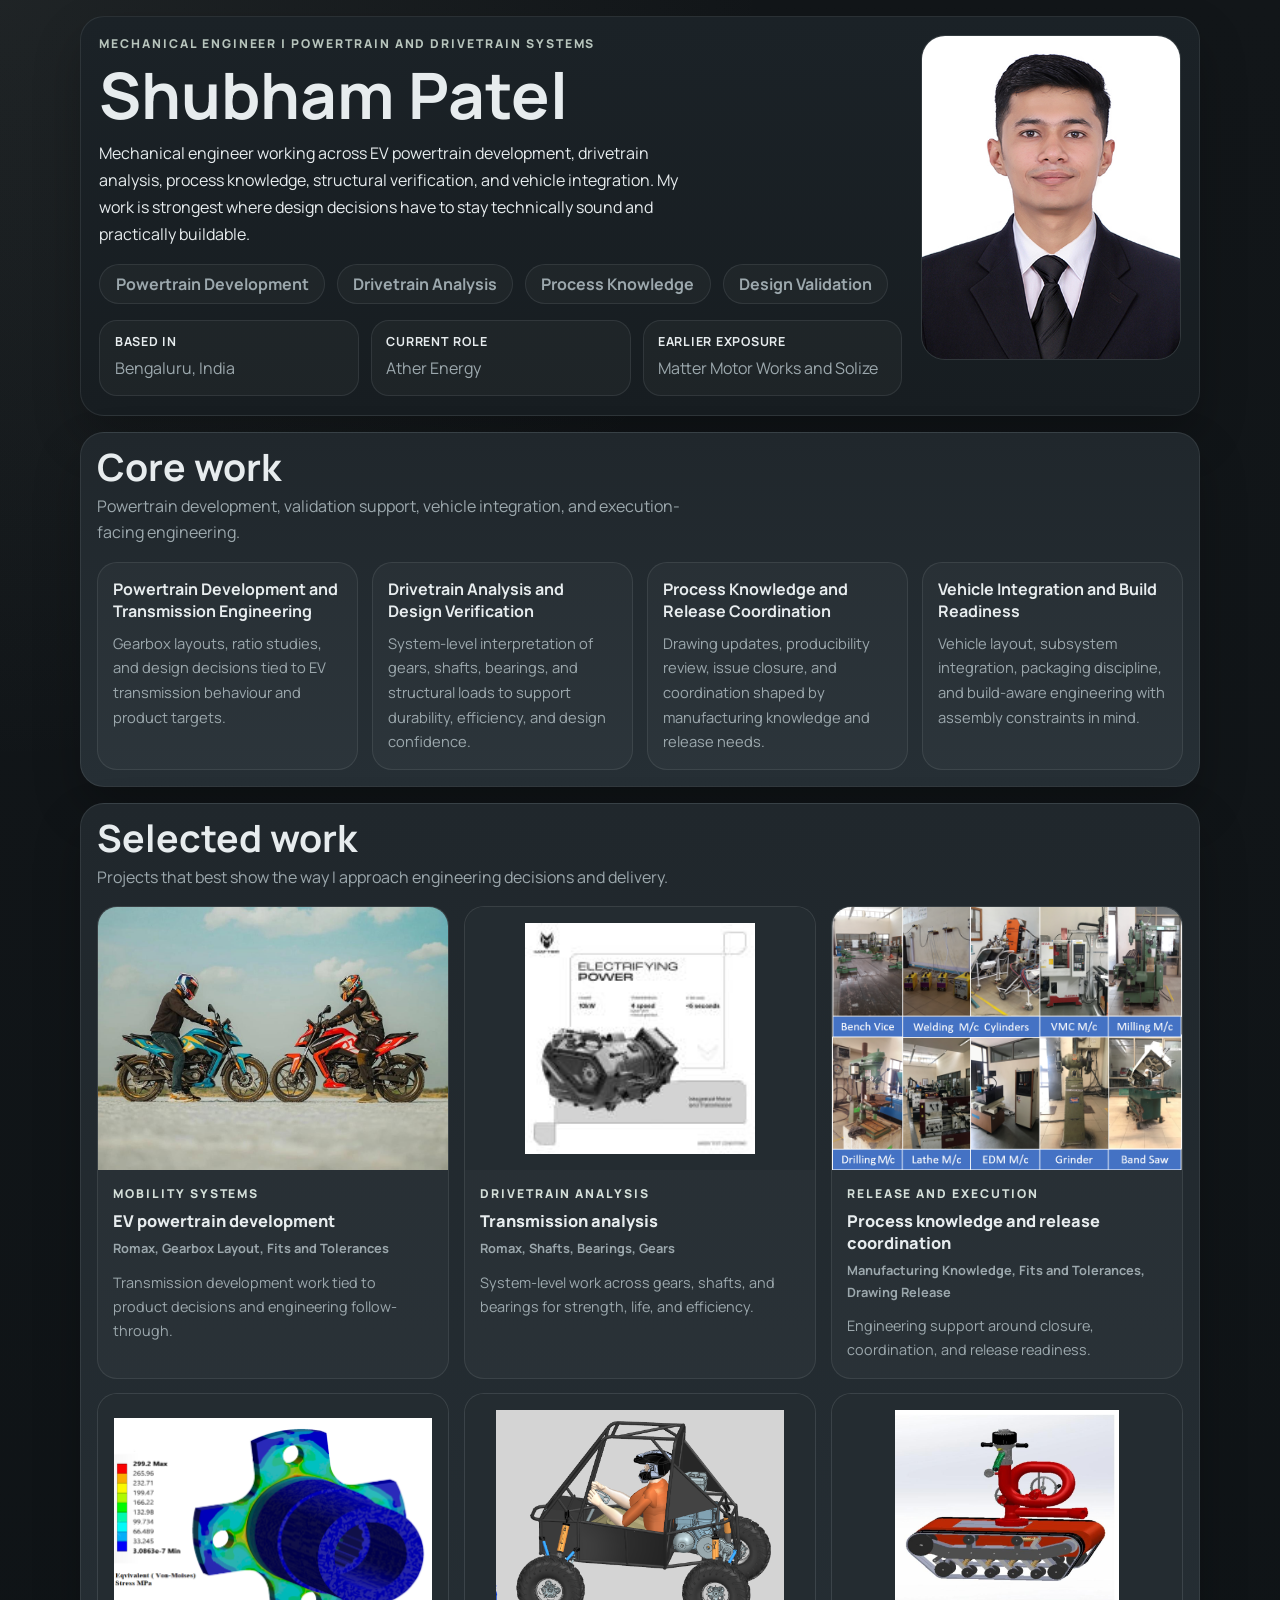
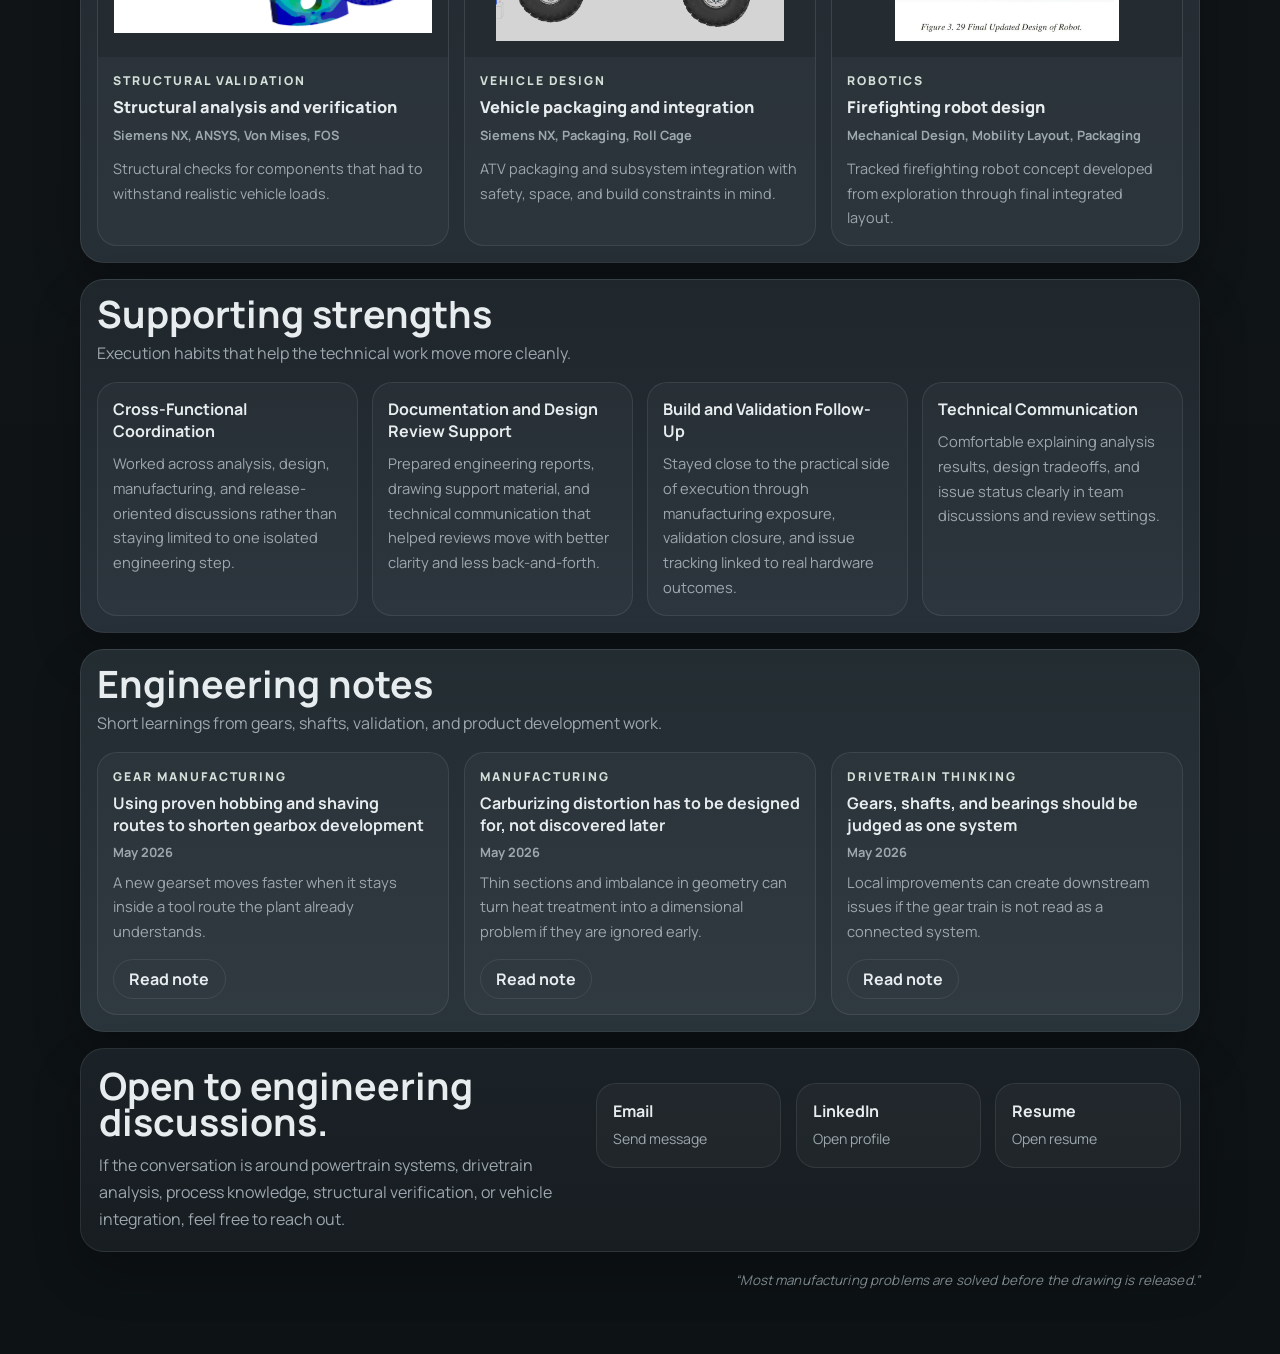
<file: index.html>
﻿<!DOCTYPE html>
<html lang="en">
<head>
  <meta charset="UTF-8">
  <meta name="viewport" content="width=device-width, initial-scale=1.0">
  <title>Shubham Patel | Engineering Portfolio</title>
  <meta name="description" content="Mechanical engineering portfolio of Shubham Patel focused on EV powertrain development, drivetrain analysis, process knowledge, structural verification, vehicle integration, and build support.">
  <link rel="preconnect" href="https://fonts.googleapis.com">
  <link rel="preconnect" href="https://fonts.gstatic.com" crossorigin>
  <link href="https://fonts.googleapis.com/css2?family=Manrope:wght@400;500;700;800&display=swap" rel="stylesheet">
  <link rel="stylesheet" href="styles.css?v=20260518c">
</head>
<body>
  <div class="page-shell">
    <main id="top">
      <section class="hero-shell">
        <div class="hero-copy">
          <p class="eyebrow" id="hero-role">Mechanical Engineer</p>
          <h1 id="hero-name">Shubham Patel</h1>
          <p class="hero-summary" id="hero-summary"></p>
          <div class="hero-tags" id="hero-tags"></div>
          <div class="hero-facts hero-facts-inline" id="hero-facts"></div>
        </div>
        <aside class="hero-side">
          <div class="hero-photo">
            <img id="hero-portrait" alt="Portrait of Shubham Patel">
          </div>
        </aside>
      </section>

      <section class="section-shell" id="capabilities">
        <div class="section-heading compact-heading">
          <h2>Core work</h2>
          <p>Powertrain development, validation support, vehicle integration, and execution-facing engineering.</p>
        </div>
        <div class="strength-grid" id="strength-grid"></div>
      </section>

      <section class="section-shell" id="projects">
        <div class="section-heading compact-heading">
          <h2>Selected work</h2>
          <p>Projects that best show the way I approach engineering decisions and delivery.</p>
        </div>
        <div class="project-grid" id="project-grid"></div>
      </section>

      <section class="section-shell muted-shell" id="additional">
        <div class="section-heading compact-heading">
          <h2>Supporting strengths</h2>
          <p>Execution habits that help the technical work move more cleanly.</p>
        </div>
        <div class="support-grid" id="support-grid"></div>
      </section>

      <section class="section-shell stories-shell" id="stories">
        <div class="section-heading compact-heading">
          <h2>Engineering notes</h2>
          <p>Short learnings from gears, shafts, validation, and product development work.</p>
        </div>
        <div class="story-grid" id="story-grid"></div>
      </section>

      <section class="contact-shell" id="contact">
        <div class="contact-copy">
          <h2>Open to engineering discussions.</h2>
          <p id="contact-note"></p>
        </div>
        <div class="contact-list" id="contact-list"></div>
      </section>

      <p class="quiet-admin">
        <a class="quiet-admin-link" href="./admin/index.html" aria-label="Admin login">“Most manufacturing problems are solved before the drawing is released.”</a>
      </p>
    </main>
  </div>

  <div class="modal" id="detail-modal" hidden>
    <div class="modal-backdrop" data-close="true"></div>
    <div class="modal-panel" role="dialog" aria-modal="true" aria-labelledby="modal-title">
      <button class="modal-close" type="button" id="modal-close" aria-label="Close">Close</button>
      <div class="modal-layout">
        <div class="modal-image-wrap" id="modal-image-wrap">
          <img id="modal-image" alt="Project visual">
        </div>
        <div class="modal-copy">
          <p class="modal-kicker" id="modal-kicker"></p>
          <h3 id="modal-title"></h3>
          <p class="modal-tools" id="modal-tools"></p>
          <p class="modal-summary" id="modal-summary"></p>
          <ul class="modal-points" id="modal-points"></ul>
          <div class="modal-links" id="modal-links"></div>
        </div>
      </div>
    </div>
  </div>

  <div class="modal" id="story-modal" hidden>
    <div class="modal-backdrop" data-story-close="true"></div>
    <div class="modal-panel story-modal-panel" role="dialog" aria-modal="true" aria-labelledby="story-modal-title">
      <button class="modal-close" type="button" id="story-modal-close" aria-label="Close">Close</button>
      <div class="story-modal-copy">
        <p class="modal-kicker" id="story-modal-kicker"></p>
        <h3 id="story-modal-title"></h3>
        <p class="story-modal-meta" id="story-modal-meta"></p>
        <p class="modal-summary" id="story-modal-summary"></p>
        <ul class="modal-points" id="story-modal-takeaways"></ul>
        <div class="story-modal-content" id="story-modal-content"></div>
      </div>
    </div>
  </div>

  <script src="script.js?v=20260518c"></script>
</body>
</html>
</file>
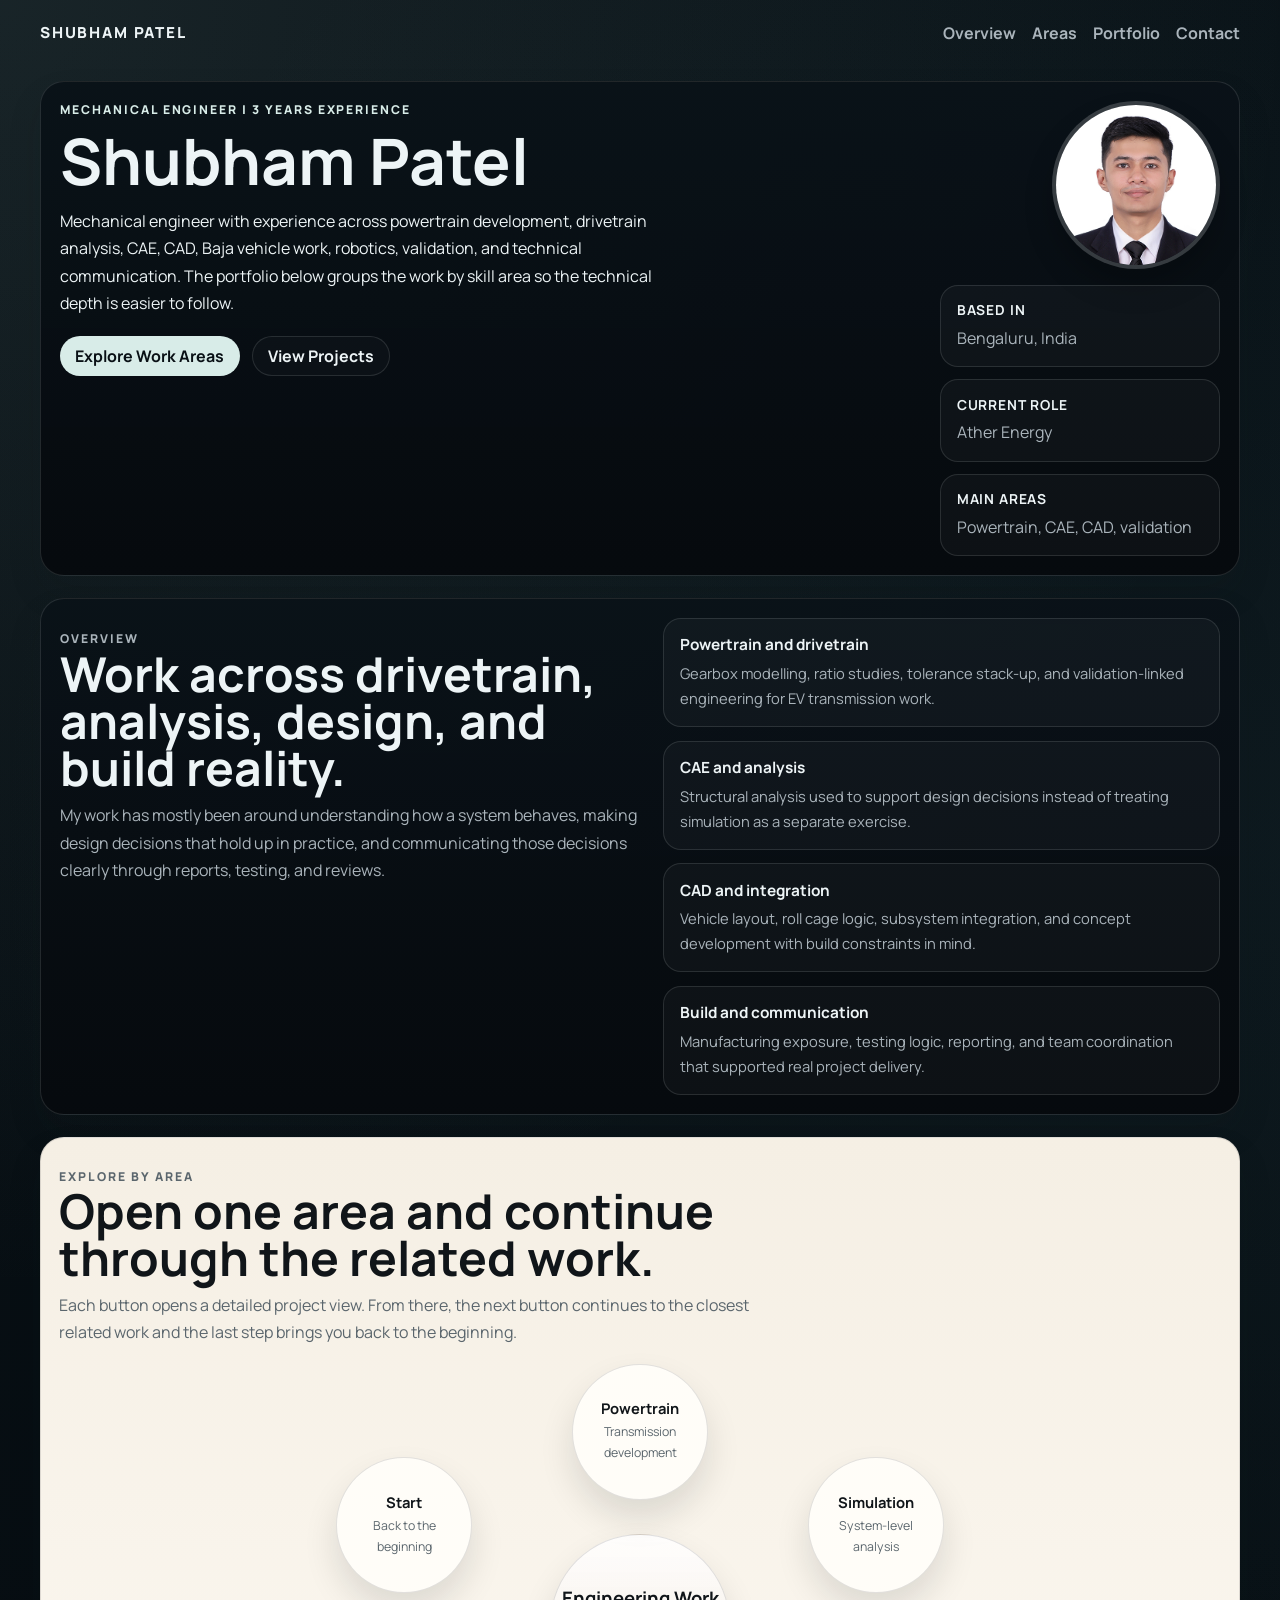
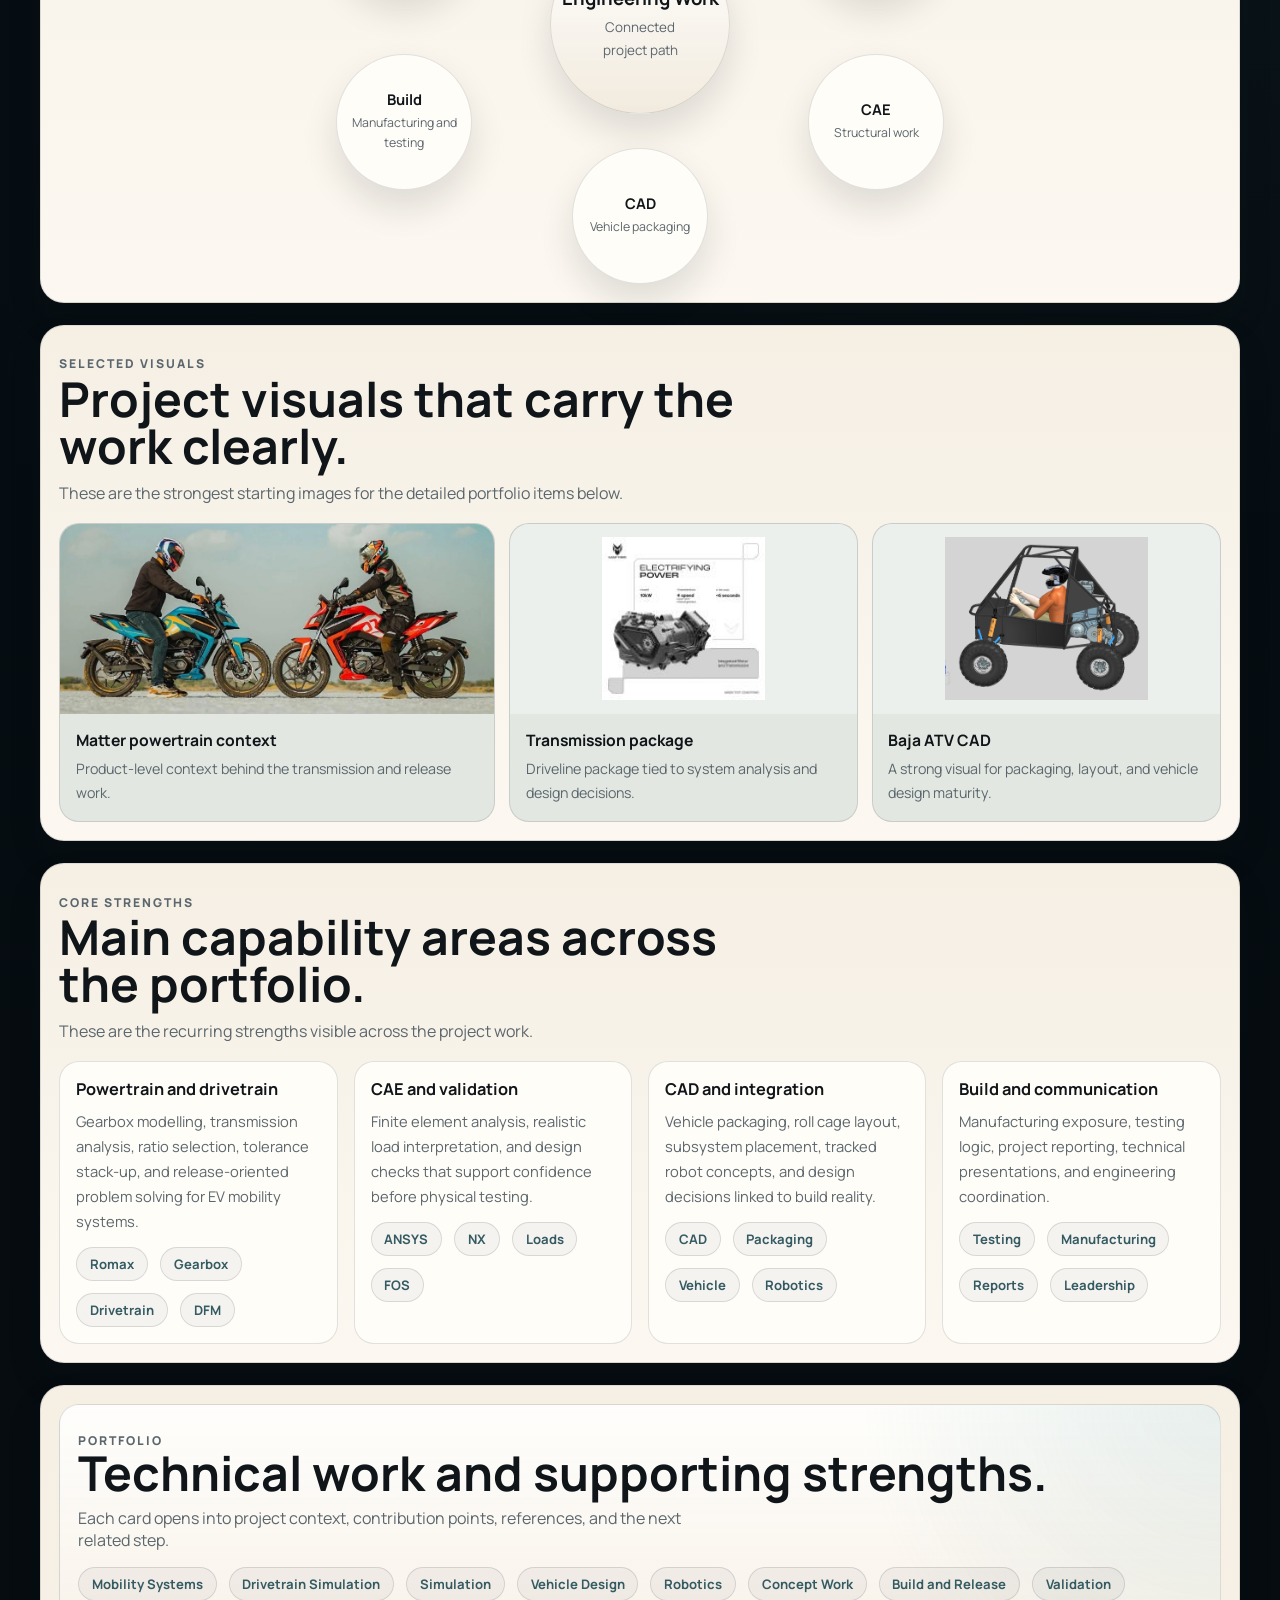
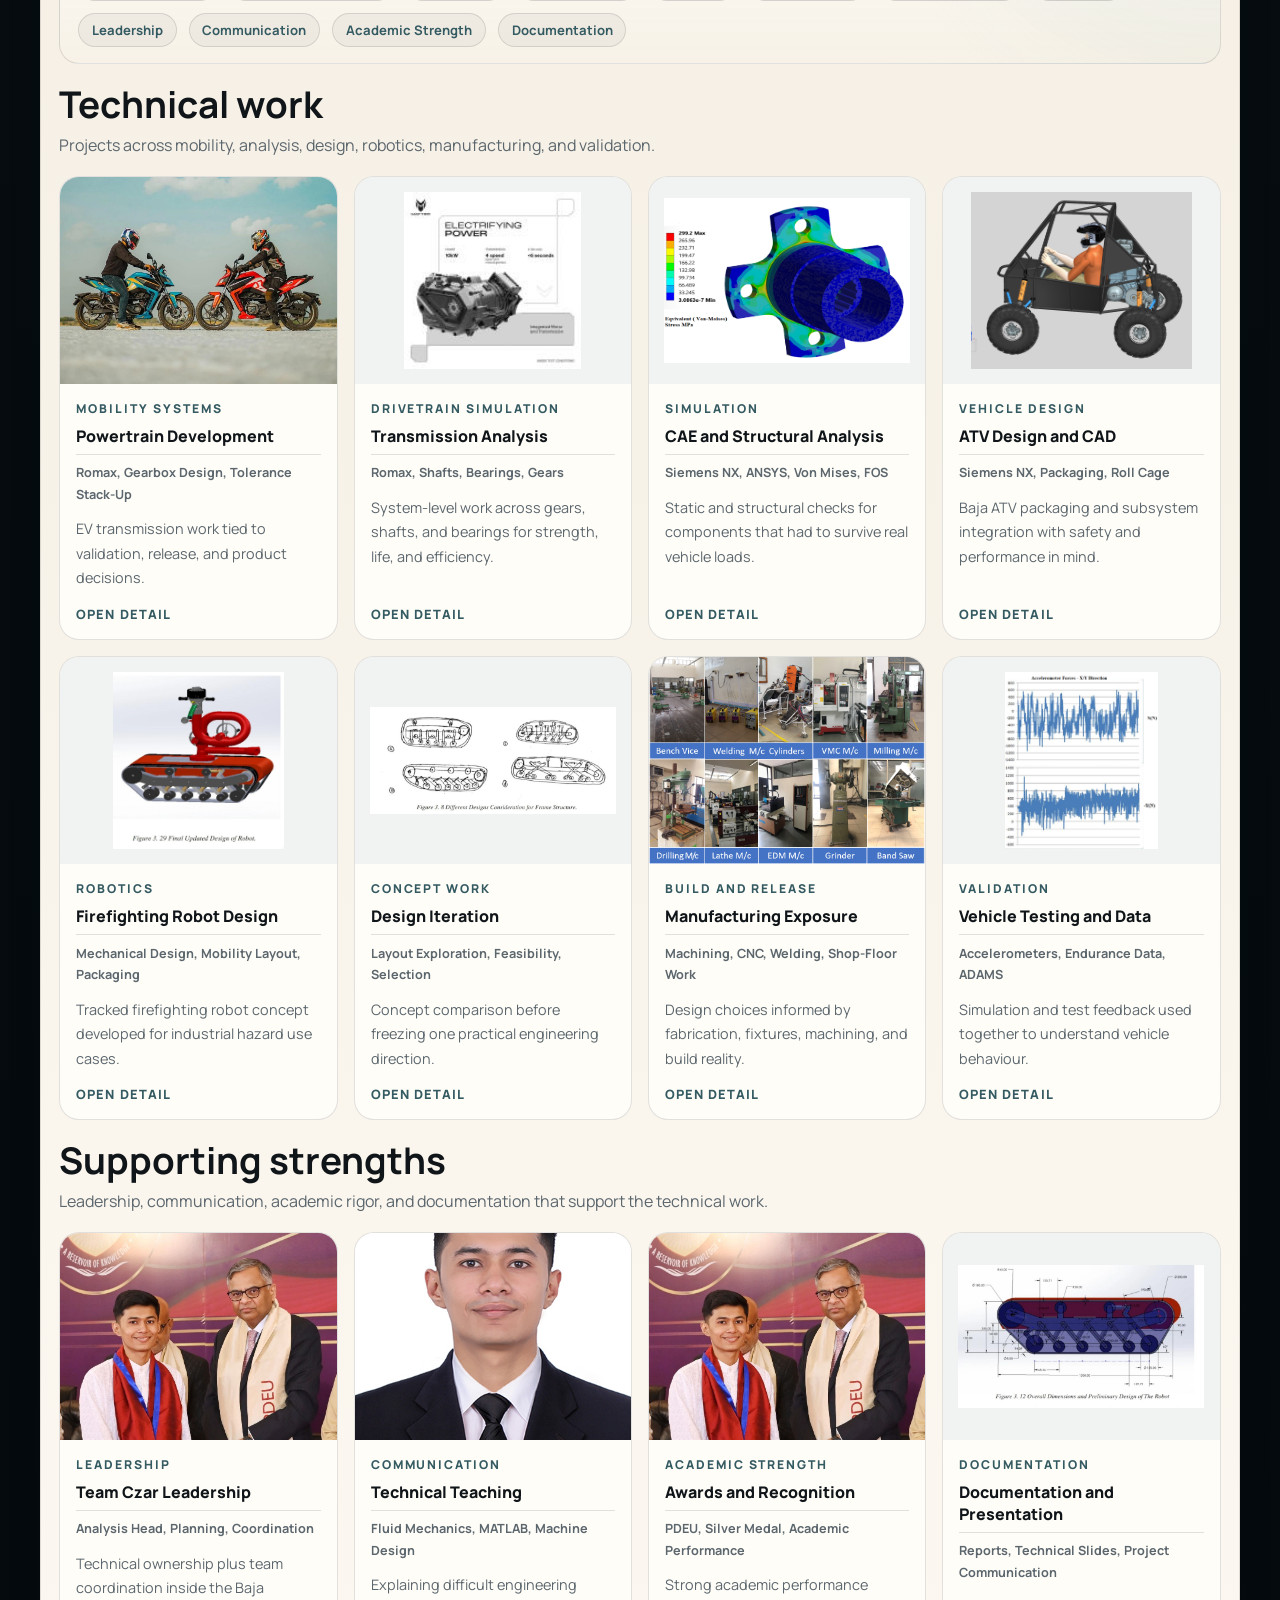
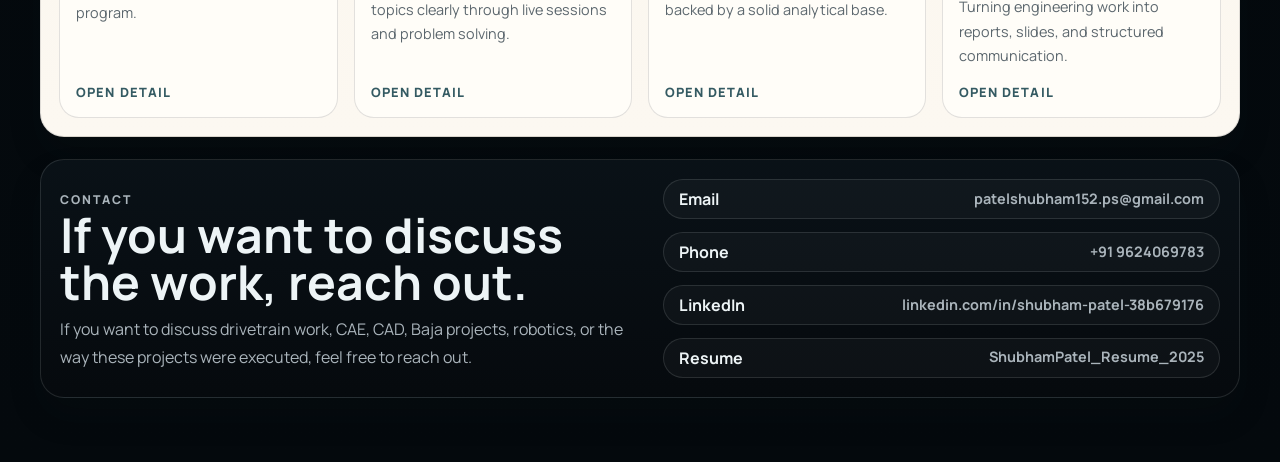
<file: oldand long/index.html>
﻿<!DOCTYPE html>
<html lang="en">
<head>
  <meta charset="UTF-8">
  <meta name="viewport" content="width=device-width, initial-scale=1.0">
  <title>Shubham Patel | Engineering Portfolio</title>
  <meta name="description" content="Engineering portfolio of Shubham Patel covering powertrain development, CAE, CAD, Baja SAE work, robotics, validation, and technical communication.">
  <link rel="preconnect" href="https://fonts.googleapis.com">
  <link rel="preconnect" href="https://fonts.gstatic.com" crossorigin>
  <link href="https://fonts.googleapis.com/css2?family=Manrope:wght@400;500;700;800&display=swap" rel="stylesheet">
  <link rel="stylesheet" href="styles.css">
</head>
<body>
  <div class="page-shell">
    <header class="site-header">
      <a class="brand" href="#top">Shubham Patel</a>
      <nav class="nav-links" aria-label="Primary">
        <a href="#overview">Overview</a>
        <a href="#areas">Areas</a>
        <a href="#portfolio">Portfolio</a>
        <a href="#contact">Contact</a>
      </nav>
    </header>

    <main id="top">
      <section class="hero-shell" id="overview">
        <div class="hero-main">
          <p class="eyebrow" id="hero-role">Mechanical Engineer</p>
          <h1 id="hero-name">Shubham Patel</h1>
          <p class="hero-summary" id="hero-summary"></p>
          <div class="hero-actions">
            <a class="primary-link" href="#areas">Explore Work Areas</a>
            <a class="secondary-link" href="#portfolio">View Projects</a>
          </div>
        </div>

        <aside class="hero-side">
          <div class="hero-portrait-wrap">
            <img id="hero-portrait" alt="Portrait of Shubham Patel">
          </div>
          <div class="hero-facts" id="hero-facts"></div>
        </aside>
      </section>

      <section class="overview-shell">
        <div class="overview-copy">
          <p class="section-kicker">Overview</p>
          <h2>Work across drivetrain, analysis, design, and build reality.</h2>
          <p id="intro-note"></p>
        </div>
        <div class="overview-grid" id="signal-list"></div>
      </section>

      <section class="areas-shell" id="areas">
        <div class="section-headline compact">
          <p class="section-kicker">Explore by Area</p>
          <h2>Open one area and continue through the related work.</h2>
          <p>Each button opens a detailed project view. From there, the next button continues to the closest related work and the last step brings you back to the beginning.</p>
        </div>
        <div class="area-ring" id="loop-ring">
          <div class="area-center">
            <strong>Engineering Work</strong>
            <span>Connected project path</span>
          </div>
        </div>
      </section>

      <section class="showcase-shell">
        <div class="section-headline compact">
          <p class="section-kicker">Selected Visuals</p>
          <h2>Project visuals that carry the work clearly.</h2>
          <p>These are the strongest starting images for the detailed portfolio items below.</p>
        </div>
        <div class="feature-strip" id="feature-strip"></div>
      </section>

      <section class="focus-shell">
        <div class="section-headline compact">
          <p class="section-kicker">Core Strengths</p>
          <h2>Main capability areas across the portfolio.</h2>
          <p>These are the recurring strengths visible across the project work.</p>
        </div>
        <div class="focus-grid" id="focus-grid"></div>
      </section>

      <section class="portfolio-shell" id="portfolio">
        <div class="portfolio-banner">
          <p class="section-kicker">Portfolio</p>
          <h2>Technical work and supporting strengths.</h2>
          <p>Each card opens into project context, contribution points, references, and the next related step.</p>
          <div class="portfolio-pills" id="portfolio-pills"></div>
        </div>

        <div class="portfolio-section">
          <div class="section-headline compact">
            <h3>Technical work</h3>
            <p>Projects across mobility, analysis, design, robotics, manufacturing, and validation.</p>
          </div>
          <div class="card-grid" id="technical-grid"></div>
        </div>

        <div class="portfolio-section">
          <div class="section-headline compact">
            <h3>Supporting strengths</h3>
            <p>Leadership, communication, academic rigor, and documentation that support the technical work.</p>
          </div>
          <div class="card-grid secondary-grid" id="secondary-grid"></div>
        </div>
      </section>

      <section class="contact-shell" id="contact">
        <div class="contact-copy">
          <p class="section-kicker">Contact</p>
          <h2>If you want to discuss the work, reach out.</h2>
          <p id="contact-note"></p>
        </div>
        <div class="contact-list" id="contact-list"></div>
      </section>
    </main>
  </div>

  <div class="modal" id="detail-modal" hidden>
    <div class="modal-backdrop" data-close="true"></div>
    <div class="modal-panel" role="dialog" aria-modal="true" aria-labelledby="modal-title">
      <button class="modal-close" type="button" id="modal-close" aria-label="Close">Close</button>
      <div class="modal-layout">
        <div class="modal-image-wrap" id="modal-image-wrap" data-fit="cover">
          <img id="modal-image" alt="Detail visual">
        </div>
        <div class="modal-copy">
          <p class="modal-kicker" id="modal-kicker"></p>
          <h3 id="modal-title"></h3>
          <p class="modal-tools" id="modal-tools"></p>
          <p class="modal-summary" id="modal-summary"></p>
          <ul class="modal-points" id="modal-points"></ul>
          <div class="modal-links" id="modal-links"></div>
          <button class="modal-next" type="button" id="modal-next"></button>
        </div>
      </div>
    </div>
  </div>

  <script src="script.js"></script>
</body>
</html>
</file>
<file: styles.css>
﻿:root {
  --bg: #121619;
  --bg-soft: #171d21;
  --panel: #1b2227;
  --panel-soft: #202930;
  --surface: #20272c;
  --surface-soft: #262f35;
  --ink: #e7ecee;
  --muted: #9ca8ad;
  --line: rgba(231, 236, 238, 0.09);
  --accent: #b7c4bc;
  --accent-strong: #d4dfd9;
  --accent-ink: #17201d;
  --shadow: 0 22px 48px rgba(0, 0, 0, 0.24);
}

* { box-sizing: border-box; }
html { scroll-behavior: smooth; }
html, body { max-width: 100%; overflow-x: hidden; }
body {
  margin: 0;
  min-height: 100vh;
  color: var(--ink);
  font-family: "Manrope", sans-serif;
  background:
    radial-gradient(circle at top left, rgba(183, 196, 188, 0.08), transparent 24%),
    linear-gradient(180deg, var(--bg) 0%, #0d1215 100%);
}

img { display: block; width: 100%; max-width: 100%; }
a { color: inherit; text-decoration: none; }
button { font: inherit; }

.page-shell {
  width: min(1120px, calc(100% - 2rem));
  margin: 0 auto;
  padding: 1rem 0 3rem;
}

.hero-shell,
.contact-shell,
.section-shell {
  border-radius: 24px;
  box-shadow: var(--shadow);
}

.hero-shell,
.contact-shell {
  display: grid;
  gap: 1.15rem;
  padding: 1.15rem;
  border: 1px solid var(--line);
  background: linear-gradient(180deg, var(--panel) 0%, var(--bg-soft) 100%);
}

.hero-shell {
  grid-template-columns: minmax(0, 1fr) 260px;
  align-items: start;
}

.hero-copy,
.hero-side,
.contact-copy {
  min-width: 0;
}

.hero-side {
  display: grid;
  align-content: start;
}

.hero-photo {
  overflow: hidden;
  border-radius: 24px;
  border: 1px solid var(--line);
  background: rgba(255, 255, 255, 0.03);
}

.hero-photo img {
  aspect-ratio: 4 / 5;
  object-fit: cover;
  object-position: center top;
}

.eyebrow,
.project-category,
.modal-kicker {
  margin: 0 0 0.7rem;
  font-size: 0.76rem;
  font-weight: 800;
  letter-spacing: 0.16em;
  text-transform: uppercase;
  color: var(--accent);
}

.eyebrow {
  line-height: 1.45;
}

.hero-copy h1,
.section-heading h2,
.modal-copy h3,
.story-modal-copy h3,
.contact-copy h2 {
  margin: 0;
  line-height: 0.96;
}

.hero-copy h1 {
  font-size: clamp(3rem, 5vw, 4.25rem);
}

.section-heading h2,
.modal-copy h3,
.story-modal-copy h3,
.contact-copy h2 {
  font-size: clamp(1.75rem, 3vw, 2.35rem);
}

.hero-summary,
.section-heading p,
.strength-card p,
.support-card p,
.project-tools,
.project-excerpt,
.contact-copy p,
.contact-link span,
.modal-tools,
.modal-summary,
.modal-points li,
.story-excerpt,
.story-modal-meta,
.story-modal-content p,
.fact-card span {
  line-height: 1.68;
}

.hero-summary {
  max-width: 58ch;
  margin: 0.9rem 0 0;
}

.hero-tags {
  display: flex;
  flex-wrap: wrap;
  gap: 0.75rem;
  margin-top: 1rem;
}

.hero-tag,
.modal-link,
.story-action {
  display: inline-flex;
  align-items: center;
  justify-content: center;
  min-height: 40px;
  padding: 0 0.95rem;
  border-radius: 999px;
  font-weight: 700;
}

.hero-tag {
  border: 1px solid var(--line);
  background: rgba(255, 255, 255, 0.03);
  color: var(--muted);
}

.hero-tag-link {
  cursor: pointer;
  transition: border-color 160ms ease, color 160ms ease, transform 160ms ease, background 160ms ease;
}

.hero-tag-link:hover,
.hero-tag-link:focus-visible {
  border-color: rgba(183, 196, 188, 0.24);
  color: var(--ink);
  background: rgba(255, 255, 255, 0.05);
  transform: translateY(-1px);
  outline: none;
}

.hero-facts {
  display: grid;
  gap: 0.75rem;
}

.hero-facts-inline {
  grid-template-columns: repeat(3, minmax(0, 1fr));
  margin-top: 1rem;
}

.fact-card {
  padding: 0.8rem 0.9rem;
  border: 1px solid var(--line);
  border-radius: 18px;
  background: rgba(255, 255, 255, 0.03);
}

.fact-card strong {
  display: block;
  font-size: 0.78rem;
  letter-spacing: 0.06em;
  text-transform: uppercase;
}

.fact-card span {
  display: block;
  margin-top: 0.32rem;
  color: var(--muted);
}

.section-shell,
.contact-shell,
.quiet-admin {
  margin-top: 1rem;
}

.section-shell {
  padding: 1rem;
  border: 1px solid var(--line);
  background: linear-gradient(180deg, var(--surface) 0%, var(--surface-soft) 100%);
}

.muted-shell {
  background: linear-gradient(180deg, #1f272c 0%, #273038 100%);
}

.stories-shell {
  background: linear-gradient(180deg, #232c31 0%, #2a343b 100%);
}

.section-heading {
  max-width: 62ch;
}

.compact-heading p {
  margin: 0.5rem 0 0;
  color: var(--muted);
}

.strength-grid,
.project-grid,
.support-grid,
.story-grid,
.contact-list {
  display: grid;
  gap: 0.9rem;
  margin-top: 0.95rem;
}

.strength-grid,
.support-grid {
  grid-template-columns: repeat(4, minmax(0, 1fr));
}

.project-grid,
.story-grid {
  grid-template-columns: repeat(3, minmax(0, 1fr));
}

.strength-card,
.project-card,
.support-card,
.story-card,
.contact-link {
  border: 1px solid var(--line);
  border-radius: 20px;
  background: rgba(255, 255, 255, 0.03);
}

.strength-card,
.support-card,
.story-card {
  padding: 0.95rem;
}

.strength-card h3,
.support-card h3,
.story-card h3 {
  margin: 0;
  font-size: 1rem;
}

.strength-card p,
.support-card p,
.story-excerpt {
  margin: 0.55rem 0 0;
  color: var(--muted);
  font-size: 0.92rem;
}

.project-card,
.story-card {
  overflow: hidden;
  cursor: pointer;
  transition: transform 180ms ease, box-shadow 180ms ease, border-color 180ms ease;
}

.project-card:hover,
.project-card:focus-visible,
.story-card:hover,
.story-card:focus-visible {
  transform: translateY(-4px);
  border-color: rgba(183, 196, 188, 0.18);
  box-shadow: 0 18px 32px rgba(0, 0, 0, 0.2);
  outline: none;
}

.project-media {
  aspect-ratio: 4 / 3;
  overflow: hidden;
  background: #20282d;
}

.project-media img,
.modal-image-wrap img {
  width: 100%;
  height: 100%;
  object-fit: cover;
}

.project-media[data-fit="contain"] img,
.modal-image-wrap[data-fit="contain"] img {
  object-fit: contain;
  padding: 1rem;
  background: rgba(255, 255, 255, 0.02);
}

.project-body {
  padding: 0.95rem;
}

.project-category {
  margin-bottom: 0.45rem;
  color: var(--accent-strong);
}

.project-title {
  margin: 0;
  font-size: 1.02rem;
  font-weight: 800;
}

.project-tools,
.story-meta {
  margin: 0.42rem 0 0;
  color: var(--muted);
  font-size: 0.8rem;
  font-weight: 700;
}

.project-excerpt {
  margin: 0.68rem 0 0;
  color: var(--muted);
  font-size: 0.9rem;
}

.story-card {
  display: flex;
  flex-direction: column;
  align-items: flex-start;
}

.story-action {
  margin-top: 0.95rem;
  color: var(--ink);
  border: 1px solid var(--line);
}

.contact-shell {
  grid-template-columns: minmax(280px, 0.9fr) minmax(0, 1.1fr);
  align-items: start;
}

.contact-copy p {
  max-width: 46ch;
  margin: 0.75rem 0 0;
  color: var(--muted);
}

.contact-list {
  grid-template-columns: repeat(3, minmax(0, 1fr));
  align-content: start;
}

.contact-link {
  display: flex;
  flex-direction: column;
  justify-content: center;
  gap: 0.35rem;
  min-height: 72px;
  padding: 1rem;
}

.contact-link span {
  color: var(--muted);
  font-size: 0.88rem;
}

.modal[hidden] { display: none; }
.modal {
  position: fixed;
  inset: 0;
  z-index: 1000;
}

.modal-backdrop {
  position: absolute;
  inset: 0;
  background: rgba(8, 12, 15, 0.76);
}

.modal-panel {
  position: relative;
  z-index: 1;
  width: min(980px, calc(100% - 2rem));
  margin: 4vh auto;
  max-height: 92vh;
  overflow: auto;
  padding: 1rem;
  border: 1px solid var(--line);
  border-radius: 24px;
  background: linear-gradient(180deg, var(--panel) 0%, var(--bg-soft) 100%);
  box-shadow: var(--shadow);
}

.story-modal-panel {
  width: min(860px, calc(100% - 2rem));
}

.modal-close {
  position: sticky;
  top: 0;
  margin-left: auto;
  display: inline-flex;
  min-height: 38px;
  padding: 0 0.9rem;
  border: 1px solid var(--line);
  border-radius: 999px;
  background: rgba(255, 255, 255, 0.04);
  color: var(--ink);
  cursor: pointer;
}

.modal-layout {
  display: grid;
  grid-template-columns: minmax(260px, 0.95fr) minmax(0, 1.05fr);
  gap: 1rem;
  margin-top: 0.8rem;
}

.story-modal-copy {
  margin-top: 0.8rem;
}

.modal-image-wrap {
  overflow: hidden;
  min-height: 320px;
  border: 1px solid var(--line);
  border-radius: 18px;
  background: rgba(255, 255, 255, 0.04);
}

.modal-tools,
.story-modal-meta {
  margin: 0.65rem 0 0;
  color: var(--muted);
}

.modal-summary {
  margin: 1rem 0 0;
  color: var(--ink);
}

.story-modal-content {
  margin-top: 1rem;
}

.story-modal-content p {
  margin: 0;
  color: var(--ink);
}

.story-modal-content p + p {
  margin-top: 0.9rem;
}

.modal-points {
  margin: 1rem 0 0;
  padding-left: 1.15rem;
}

.modal-points li {
  color: var(--ink);
}

.modal-links {
  display: flex;
  flex-wrap: wrap;
  gap: 0.75rem;
  margin-top: 1rem;
}

.modal-link {
  border: 1px solid var(--line);
  background: transparent;
}

.quiet-admin {
  text-align: right;
}

.quiet-admin-link {
  color: rgba(156, 168, 173, 0.78);
  font-size: 0.84rem;
  font-style: italic;
  letter-spacing: 0.01em;
  transition: color 160ms ease;
}

.quiet-admin-link:hover,
.quiet-admin-link:focus-visible {
  color: rgba(183, 196, 188, 0.92);
}

@media (max-width: 980px) {
  .strength-grid,
  .support-grid,
  .project-grid,
  .story-grid,
  .contact-list,
  .hero-facts-inline {
    grid-template-columns: repeat(2, minmax(0, 1fr));
  }

  .hero-shell {
    grid-template-columns: minmax(0, 1fr) 240px;
  }
}

@media (max-width: 760px) {
  .hero-shell,
  .contact-shell,
  .modal-layout {
    grid-template-columns: 1fr;
  }

  .hero-side {
    display: block;
  }

  .hero-photo {
    max-width: 132px;
    border-radius: 18px;
  }

  .strength-grid,
  .project-grid,
  .support-grid,
  .story-grid,
  .contact-list,
  .hero-facts-inline {
    grid-template-columns: 1fr;
  }
}

@media (max-width: 640px) {
  .page-shell {
    width: 100%;
    padding: 0.75rem 0.75rem 2rem;
  }

  .hero-shell,
  .section-shell,
  .contact-shell,
  .modal-panel {
    padding: 1rem;
  }

  .hero-copy h1 {
    font-size: 2.55rem;
  }

  .eyebrow {
    font-size: 0.68rem;
    letter-spacing: 0.11em;
  }

  .hero-summary {
    margin-top: 0.8rem;
    font-size: 0.96rem;
    line-height: 1.62;
  }

  .hero-tags {
    gap: 0.55rem;
    margin-top: 0.85rem;
  }

  .hero-tag {
    width: 100%;
    justify-content: flex-start;
    min-height: 38px;
    padding: 0.65rem 0.95rem;
  }

  .contact-copy h2,
  .section-heading h2,
  .modal-copy h3,
  .story-modal-copy h3 {
    font-size: 2rem;
  }

  .fact-card,
  .strength-card,
  .support-card,
  .story-card,
  .project-body,
  .contact-link {
    padding: 0.85rem;
  }

  .modal-panel {
    width: calc(100% - 1rem);
    margin: 2vh auto;
    max-height: 96vh;
    border-radius: 20px;
  }

  .modal-image-wrap {
    min-height: 220px;
  }

  .quiet-admin {
    text-align: left;
  }
}

@media (max-width: 480px) {
  .page-shell {
    padding: 0.6rem 0.6rem 1.4rem;
  }

  .hero-photo {
    max-width: 120px;
  }

  .hero-copy h1 {
    font-size: 2rem;
    line-height: 0.98;
  }

  .eyebrow {
    max-width: 28ch;
  }

  .section-shell,
  .contact-shell {
    margin-top: 0.8rem;
  }

  .section-heading h2,
  .contact-copy h2,
  .modal-copy h3,
  .story-modal-copy h3 {
    font-size: 1.75rem;
  }

  .project-tools,
  .story-meta {
    font-size: 0.76rem;
  }

  .story-action,
  .modal-link {
    width: 100%;
  }

  .modal-close {
    min-height: 36px;
    padding: 0 0.8rem;
  }
}
</file>
<file: oldand long/styles.css>
﻿:root {
  --bg: #081015;
  --bg-deep: #04090d;
  --surface: #f5efe4;
  --surface-soft: #fcf8f1;
  --card: #fffdf8;
  --ink: #101519;
  --muted: #5b666d;
  --ink-inverse: #edf4f6;
  --muted-inverse: #aab4bb;
  --line: rgba(16, 21, 25, 0.12);
  --line-inverse: rgba(237, 244, 246, 0.12);
  --accent-strong: #d8ece8;
  --accent-deep: #345a62;
  --shadow-lg: 0 26px 56px rgba(0, 0, 0, 0.26);
  --shadow-md: 0 18px 34px rgba(17, 23, 27, 0.12);
}

* {
  box-sizing: border-box;
}

html {
  scroll-behavior: smooth;
}

body {
  margin: 0;
  min-height: 100vh;
  color: var(--ink-inverse);
  font-family: "Manrope", sans-serif;
  background:
    radial-gradient(circle at top left, rgba(143, 182, 178, 0.12), transparent 24%),
    radial-gradient(circle at right 16%, rgba(52, 90, 98, 0.14), transparent 28%),
    linear-gradient(180deg, var(--bg) 0%, var(--bg-deep) 100%);
}

a {
  color: inherit;
  text-decoration: none;
}

button {
  font: inherit;
}

img {
  display: block;
  width: 100%;
  max-width: 100%;
}

.page-shell {
  width: min(1200px, calc(100% - 2rem));
  margin: 0 auto;
  padding: 1rem 0 4rem;
}

.site-header {
  display: flex;
  align-items: center;
  justify-content: space-between;
  gap: 1rem;
  padding: 0.35rem 0 1rem;
}

.brand {
  font-size: 0.95rem;
  font-weight: 800;
  letter-spacing: 0.12em;
  text-transform: uppercase;
}

.nav-links {
  display: flex;
  flex-wrap: wrap;
  gap: 1rem;
}

.nav-links a {
  color: var(--muted-inverse);
  font-weight: 700;
}

.hero-shell,
.overview-shell,
.areas-shell,
.showcase-shell,
.focus-shell,
.portfolio-shell,
.contact-shell {
  margin-top: 1.35rem;
  border-radius: 24px;
  box-shadow: var(--shadow-md);
}

.hero-shell,
.overview-shell,
.contact-shell {
  border: 1px solid var(--line-inverse);
  background: linear-gradient(180deg, rgba(10, 18, 24, 0.96), rgba(6, 10, 14, 0.98));
}

.areas-shell,
.showcase-shell,
.focus-shell,
.portfolio-shell {
  border: 1px solid var(--line);
  background: linear-gradient(180deg, var(--surface) 0%, var(--surface-soft) 100%);
  color: var(--ink);
}

.hero-shell,
.overview-shell,
.contact-shell {
  padding: 1.2rem;
}

.hero-shell {
  display: grid;
  grid-template-columns: minmax(0, 1fr) 280px;
  gap: 1.25rem;
  align-items: stretch;
}

.hero-main,
.hero-side,
.overview-copy,
.contact-copy {
  min-width: 0;
}

.eyebrow,
.section-kicker,
.card-category,
.modal-kicker {
  margin: 0 0 0.75rem;
  font-size: 0.76rem;
  font-weight: 800;
  letter-spacing: 0.16em;
  text-transform: uppercase;
}

.eyebrow,
.section-kicker,
.modal-kicker {
  color: var(--accent-strong);
}

.hero-main h1,
.overview-copy h2,
.section-headline h2,
.section-headline h3,
.portfolio-banner h2,
.contact-copy h2,
.modal-copy h3 {
  margin: 0;
  line-height: 0.98;
}

.hero-main h1 {
  font-size: clamp(3rem, 5vw, 4.4rem);
}

.overview-copy h2,
.section-headline h2,
.portfolio-banner h2,
.contact-copy h2,
.modal-copy h3 {
  font-size: clamp(2rem, 4vw, 3rem);
}

.section-headline.compact h3 {
  font-size: clamp(1.7rem, 3vw, 2.3rem);
}

.hero-summary,
.overview-copy p,
.section-headline p,
.feature-caption,
.focus-card p,
.card-tools,
.card-excerpt,
.contact-copy p,
.contact-link span,
.modal-tools,
.modal-summary,
.modal-points li,
.area-center span,
.area-node small,
.info-card p,
.fact-item span {
  line-height: 1.7;
}

.hero-summary {
  max-width: 60ch;
  margin: 0.95rem 0 0;
  color: var(--ink-inverse);
}

.hero-actions,
.portfolio-pills,
.focus-tags,
.modal-links {
  display: flex;
  flex-wrap: wrap;
  gap: 0.75rem;
}

.hero-actions {
  margin-top: 1.2rem;
}

.primary-link,
.secondary-link,
.portfolio-pills span,
.focus-tags span,
.contact-link,
.modal-link,
.modal-next {
  display: inline-flex;
  align-items: center;
  justify-content: center;
  min-height: 40px;
  padding: 0 0.95rem;
  border-radius: 999px;
  font-weight: 700;
}

.primary-link,
.modal-next {
  border: 0;
  background: var(--accent-strong);
  color: #091015;
  cursor: pointer;
}

.secondary-link,
.modal-link {
  border: 1px solid var(--line-inverse);
  background: rgba(255, 255, 255, 0.02);
}

.hero-side {
  display: grid;
  gap: 0.95rem;
  align-content: start;
}

.hero-portrait-wrap {
  width: 168px;
  height: 168px;
  margin-left: auto;
  overflow: hidden;
  border: 4px solid rgba(255, 255, 255, 0.14);
  border-radius: 50%;
  background: rgba(255, 255, 255, 0.05);
  box-shadow: 0 18px 28px rgba(0, 0, 0, 0.22);
}

.hero-portrait-wrap img {
  width: 100%;
  height: 100%;
  object-fit: cover;
  object-position: center top;
}

.hero-facts {
  display: grid;
  gap: 0.75rem;
}

.fact-item {
  padding: 0.9rem 1rem;
  border: 1px solid var(--line-inverse);
  border-radius: 18px;
  background: rgba(255, 255, 255, 0.03);
}

.fact-item strong {
  display: block;
  font-size: 0.86rem;
  letter-spacing: 0.06em;
  text-transform: uppercase;
}

.fact-item span {
  display: block;
  margin-top: 0.35rem;
  color: var(--muted-inverse);
}

.overview-shell,
.contact-shell {
  display: grid;
  grid-template-columns: minmax(0, 1fr) minmax(320px, 0.95fr);
  gap: 1rem;
}

.overview-copy p,
.contact-copy p {
  margin: 0.7rem 0 0;
  color: var(--muted-inverse);
}

.overview-grid {
  display: grid;
  gap: 0.85rem;
}

.info-card {
  padding: 0.95rem 1rem;
  border: 1px solid var(--line-inverse);
  border-radius: 18px;
  background: rgba(255, 255, 255, 0.03);
}

.info-card strong {
  display: block;
  font-size: 0.96rem;
}

.info-card p {
  margin: 0.35rem 0 0;
  color: var(--muted-inverse);
  font-size: 0.92rem;
}

.areas-shell,
.showcase-shell,
.focus-shell,
.portfolio-shell {
  padding: 1.15rem;
}

.section-headline {
  max-width: 72ch;
}

.section-headline p {
  margin: 0.65rem 0 0;
  color: var(--muted);
}

.area-ring {
  position: relative;
  width: min(100%, 760px);
  height: 520px;
  margin: 1.1rem auto 0;
}

.area-center,
.area-node {
  position: absolute;
  display: flex;
  align-items: center;
  justify-content: center;
  text-align: center;
  border-radius: 50%;
}

.area-center {
  top: 50%;
  left: 50%;
  width: 180px;
  height: 180px;
  transform: translate(-50%, -50%);
  border: 1px solid var(--line);
  background: linear-gradient(180deg, rgba(255, 255, 255, 0.9), rgba(241, 233, 221, 0.95));
  box-shadow: var(--shadow-md);
  flex-direction: column;
  gap: 0.3rem;
}

.area-center strong {
  font-size: 1.16rem;
}

.area-center span {
  max-width: 110px;
  color: var(--muted);
  font-size: 0.84rem;
}

.area-node {
  width: 136px;
  height: 136px;
  padding: 0.85rem;
  border: 1px solid var(--line);
  background: var(--card);
  color: var(--ink);
  box-shadow: var(--shadow-md);
  transition: transform 180ms ease, box-shadow 180ms ease, border-color 180ms ease;
}

.area-node:hover,
.area-node:focus-visible {
  transform: translateY(-4px);
  border-color: rgba(52, 90, 98, 0.28);
  box-shadow: 0 18px 32px rgba(15, 22, 27, 0.16);
  outline: none;
}

.area-node strong {
  display: block;
  font-size: 0.92rem;
  line-height: 1.25;
}

.area-node small {
  display: block;
  margin-top: 0.28rem;
  color: var(--muted);
  font-size: 0.77rem;
}

.area-node-1 {
  top: 0;
  left: calc(50% - 68px);
}

.area-node-2 {
  top: 18%;
  right: 10%;
}

.area-node-3 {
  bottom: 18%;
  right: 10%;
}

.area-node-4 {
  bottom: 0;
  left: calc(50% - 68px);
}

.area-node-5 {
  bottom: 18%;
  left: 10%;
}

.area-node-6 {
  top: 18%;
  left: 10%;
}

.feature-strip {
  display: grid;
  grid-template-columns: 1.25fr 1fr 1fr;
  gap: 0.9rem;
  margin-top: 1rem;
}

.feature-card {
  overflow: hidden;
  min-height: 260px;
  border: 1px solid var(--line);
  border-radius: 20px;
  background: #e2e7e1;
}

.feature-image {
  height: 190px;
  overflow: hidden;
}

.feature-image img {
  height: 100%;
  object-fit: cover;
}

.feature-image[data-fit="contain"] img {
  object-fit: contain;
  padding: 0.85rem;
  background: rgba(255, 255, 255, 0.35);
}

.feature-body {
  padding: 0.95rem;
}

.feature-body strong {
  display: block;
  font-size: 0.98rem;
}

.feature-caption {
  margin: 0.4rem 0 0;
  color: var(--muted);
  font-size: 0.89rem;
}

.focus-grid,
.card-grid {
  display: grid;
  grid-template-columns: repeat(4, minmax(0, 1fr));
  gap: 1rem;
  margin-top: 1rem;
}

.focus-card,
.skill-card {
  border: 1px solid var(--line);
  border-radius: 20px;
  background: var(--card);
}

.focus-card {
  padding: 1rem;
}

.focus-card h3 {
  margin: 0;
  font-size: 1.02rem;
}

.focus-card p {
  margin: 0.55rem 0 0;
  color: var(--muted);
  font-size: 0.92rem;
}

.focus-tags {
  margin-top: 0.8rem;
}

.focus-tags span,
.portfolio-pills span {
  min-height: 34px;
  padding: 0 0.8rem;
  border: 1px solid var(--line);
  background: rgba(16, 21, 25, 0.04);
  color: var(--accent-deep);
  font-size: 0.82rem;
}

.portfolio-banner {
  padding: 1.05rem 1.1rem;
  border: 1px solid var(--line);
  border-radius: 20px;
  background:
    radial-gradient(circle at top right, rgba(143, 182, 178, 0.2), transparent 30%),
    linear-gradient(180deg, rgba(255, 255, 255, 0.88), rgba(247, 241, 231, 0.96));
}

.portfolio-banner p {
  margin: 0.65rem 0 0;
  max-width: 64ch;
  color: var(--muted);
}

.portfolio-pills {
  margin-top: 1rem;
}

.portfolio-section {
  margin-top: 1.35rem;
}

.skill-card {
  display: flex;
  flex-direction: column;
  min-height: 100%;
  overflow: hidden;
  cursor: pointer;
  transition: transform 180ms ease, box-shadow 180ms ease, border-color 180ms ease;
}

.skill-card:hover,
.skill-card:focus-visible {
  transform: translateY(-4px);
  border-color: rgba(52, 90, 98, 0.28);
  box-shadow: 0 18px 30px rgba(15, 22, 27, 0.14);
  outline: none;
}

.card-media {
  aspect-ratio: 4 / 3;
  overflow: hidden;
  background: #e7ece8;
}

.card-media img,
.modal-image-wrap img {
  width: 100%;
  height: 100%;
  object-fit: cover;
}

.card-media[data-fit="contain"] img,
.modal-image-wrap[data-fit="contain"] img {
  object-fit: contain;
  padding: 0.95rem;
  background: rgba(255, 255, 255, 0.36);
}

.card-body {
  display: flex;
  flex: 1;
  flex-direction: column;
  padding: 1rem;
}

.card-category {
  margin-bottom: 0.5rem;
  color: var(--accent-deep);
}

.card-title {
  margin: 0;
  font-size: 1rem;
  font-weight: 800;
  color: var(--ink);
}

.card-tools {
  margin: 0.45rem 0 0;
  padding-top: 0.45rem;
  border-top: 1px solid var(--line);
  color: var(--muted);
  font-size: 0.79rem;
  font-weight: 700;
}

.card-excerpt {
  margin: 0.75rem 0 0;
  color: var(--muted);
  font-size: 0.9rem;
}

.card-action {
  margin-top: auto;
  padding-top: 0.9rem;
  color: var(--accent-deep);
  font-size: 0.8rem;
  font-weight: 800;
  letter-spacing: 0.08em;
  text-transform: uppercase;
}

.contact-list {
  display: grid;
  gap: 0.8rem;
}

.contact-link {
  justify-content: space-between;
  border: 1px solid var(--line-inverse);
  background: rgba(255, 255, 255, 0.03);
}

.contact-link span {
  color: var(--muted-inverse);
  font-size: 0.9rem;
}

.modal[hidden] {
  display: none;
}

.modal {
  position: fixed;
  inset: 0;
  z-index: 1000;
}

.modal-backdrop {
  position: absolute;
  inset: 0;
  background: rgba(5, 9, 13, 0.78);
}

.modal-panel {
  position: relative;
  z-index: 1;
  width: min(1040px, calc(100% - 2rem));
  margin: 3vh auto;
  max-height: 94vh;
  overflow: auto;
  padding: 1rem;
  border: 1px solid var(--line-inverse);
  border-radius: 24px;
  background: linear-gradient(180deg, rgba(12, 19, 25, 0.98), rgba(6, 10, 14, 1));
  box-shadow: var(--shadow-lg);
}

.modal-close {
  position: sticky;
  top: 0;
  margin-left: auto;
  display: inline-flex;
  min-height: 38px;
  padding: 0 0.95rem;
  border: 1px solid var(--line-inverse);
  border-radius: 999px;
  background: rgba(255, 255, 255, 0.04);
  color: var(--ink-inverse);
  cursor: pointer;
}

.modal-layout {
  display: grid;
  grid-template-columns: minmax(280px, 0.92fr) minmax(0, 1.08fr);
  gap: 1rem;
  margin-top: 0.8rem;
}

.modal-image-wrap {
  min-height: 340px;
  overflow: hidden;
  border: 1px solid var(--line-inverse);
  border-radius: 18px;
  background: rgba(255, 255, 255, 0.03);
}

.modal-tools {
  margin: 0.65rem 0 0;
  color: var(--muted-inverse);
}

.modal-summary {
  margin: 1rem 0 0;
  color: var(--muted-inverse);
}

.modal-points {
  margin: 1rem 0 0;
  padding-left: 1.15rem;
}

.modal-points li {
  color: var(--muted-inverse);
}

.modal-links {
  margin-top: 1rem;
}

.modal-next {
  margin-top: 1rem;
}

@media (max-width: 1080px) {
  .focus-grid,
  .card-grid {
    grid-template-columns: repeat(3, minmax(0, 1fr));
  }
}

@media (max-width: 920px) {
  .hero-shell,
  .overview-shell,
  .contact-shell,
  .feature-strip,
  .modal-layout {
    grid-template-columns: 1fr;
  }

  .hero-side {
    grid-template-columns: 168px 1fr;
    align-items: center;
  }

  .hero-portrait-wrap {
    margin-left: 0;
  }

  .area-ring {
    height: auto;
    display: grid;
    grid-template-columns: repeat(2, minmax(0, 1fr));
    gap: 1rem;
  }

  .area-center,
  .area-node {
    position: static;
    width: 100%;
    height: auto;
    min-height: 136px;
    transform: none;
    border-radius: 24px;
  }

  .focus-grid,
  .card-grid {
    grid-template-columns: repeat(2, minmax(0, 1fr));
  }
}

@media (max-width: 640px) {
  .page-shell {
    width: min(100% - 1rem, 1200px);
  }

  .site-header {
    flex-direction: column;
    align-items: flex-start;
  }

  .hero-side {
    grid-template-columns: 1fr;
  }

  .hero-portrait-wrap {
    width: 144px;
    height: 144px;
  }

  .focus-grid,
  .card-grid,
  .area-ring {
    grid-template-columns: 1fr;
  }

  .hero-main h1 {
    font-size: 2.7rem;
  }

  .overview-copy h2,
  .section-headline h2,
  .portfolio-banner h2,
  .contact-copy h2,
  .modal-copy h3 {
    font-size: 2.15rem;
  }
}
</file>
